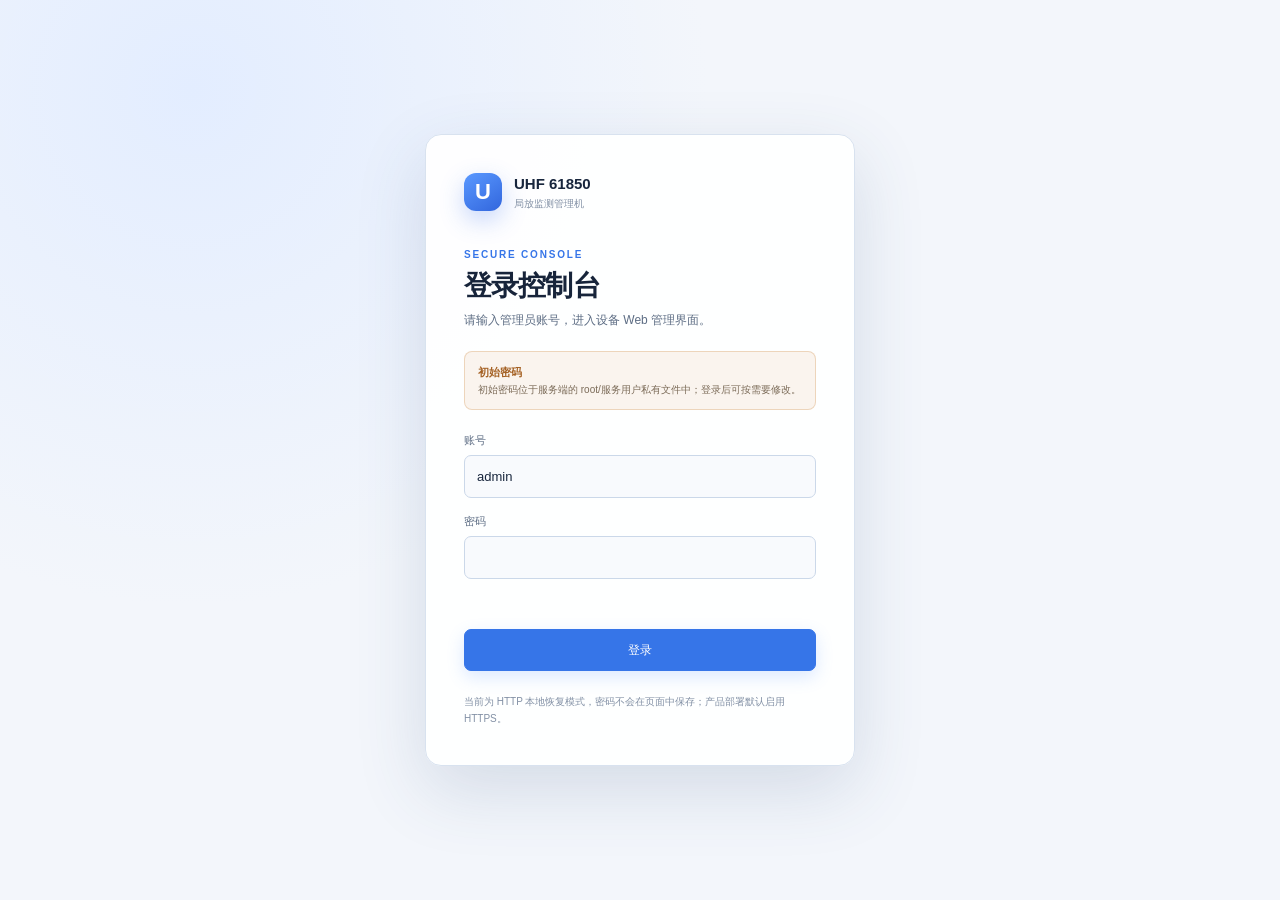
<file: web/login.html>
<!doctype html>
<html lang="zh-CN">
<head>
    <meta charset="utf-8">
    <meta name="viewport" content="width=device-width, initial-scale=1">
    <meta name="description" content="UHF 61850 局放监测管理机登录">
    <title>登录 · UHF 61850</title>
    <link rel="stylesheet" href="styles.css">
</head>
<body class="login-body">
    <main class="login-layout">
        <section class="login-card" aria-labelledby="login-title">
            <div class="login-brand"><div class="brand-mark">U</div><div><strong>UHF 61850</strong><span>局放监测管理机</span></div></div>
            <div class="login-kicker">SECURE CONSOLE</div>
            <h1 id="login-title">登录控制台</h1>
            <p class="login-subtitle">请输入管理员账号，进入设备 Web 管理界面。</p>
            <div class="login-warning"><strong>初始密码</strong><span>初始密码位于服务端的 root/服务用户私有文件中；登录后可按需要修改。</span></div>
            <form id="login-form">
                <label>账号<input name="username" type="text" value="admin" autocomplete="username" required></label>
                <label>密码<input name="password" type="password" autocomplete="current-password" required></label>
                <p class="form-error" id="login-error" role="alert"></p>
                <button class="primary-button login-button" type="submit">登录</button>
            </form>
            <p class="login-footnote" id="transport-footnote">当前为 HTTP 本地恢复模式，密码不会在页面中保存；产品部署默认启用 HTTPS。</p>
        </section>
    </main>
    <noscript>此页面需要启用 JavaScript 才能登录。</noscript>
    <script src="login.js"></script>
</body>
</html>
</file>
<file: web/styles.css>
:root {
    color-scheme: light;
    --bg: #f3f6fb;
    --sidebar: #ffffff;
    --panel: #ffffff;
    --line: #d8e2ef;
    --line-soft: #e7edf5;
    --text: #18263d;
    --soft: #5d6d84;
    --muted: #8290a5;
    --blue: #3675e8;
    --green: #209d70;
    --purple: #775fd0;
    --orange: #c87927;
    --danger: #c94c63;
    font-family: Inter, "SF Pro Display", "Segoe UI", "Microsoft YaHei", sans-serif;
}

* { box-sizing: border-box; }
body { margin: 0; min-width: 320px; background: var(--bg); color: var(--text); font-size: 14px; line-height: 1.5; }
button, input { font: inherit; }
button { cursor: pointer; }
button:disabled { cursor: not-allowed; opacity: .42; }
h1, h2, p { margin: 0; }

.app-shell { display: flex; min-height: 100vh; }
.sidebar { position: fixed; z-index: 2; display: flex; width: 248px; min-height: 100vh; flex-direction: column; padding: 27px 16px 21px; background: var(--sidebar); border-right: 1px solid var(--line-soft); }
.brand { display: flex; align-items: center; gap: 12px; padding: 0 12px; }
.brand-mark, .large-avatar, .mini-avatar { display: grid; place-items: center; border-radius: 50%; color: white; font-weight: 800; }
.brand-mark { width: 38px; height: 38px; border-radius: 12px; background: linear-gradient(145deg, #5a99ff, #3266dd); font-size: 22px; box-shadow: 0 9px 25px rgb(55 111 236 / 28%); }
.brand-copy { display: flex; flex-direction: column; gap: 1px; }
.brand-copy strong { font-size: 15px; letter-spacing: .02em; }
.brand-copy span, .sidebar-footer { color: var(--muted); font-size: 10px; }
.preview-chip { display: flex; align-items: center; gap: 8px; margin: 31px 8px 22px; padding: 9px 12px; border: 1px solid rgb(79 140 255 / 22%); border-radius: 9px; background: rgb(79 140 255 / 9%); color: #4f6d9c; font-size: 11px; }
.chip-dot, .status-dot { width: 7px; height: 7px; flex: 0 0 auto; border-radius: 50%; background: var(--blue); box-shadow: 0 0 0 4px rgb(79 140 255 / 12%); }
.primary-nav { display: flex; flex-direction: column; gap: 5px; }
.nav-section-label { margin: 22px 14px 5px; color: #566782; font-size: 10px; font-weight: 700; letter-spacing: .14em; text-transform: uppercase; }
.nav-item { display: flex; align-items: center; gap: 13px; min-height: 43px; padding: 0 14px; border: 1px solid transparent; border-radius: 9px; color: var(--soft); text-decoration: none; transition: 160ms ease; }
.nav-subitem { min-height: 38px; padding-left: 27px; font-size: 11px; }
.nav-item:hover { background: rgb(255 255 255 / 3%); color: var(--text); }
.nav-item.active { border-color: rgb(79 140 255 / 22%); background: linear-gradient(90deg, rgb(79 140 255 / 12%), rgb(79 140 255 / 3%)); color: #2e5fac; }
.nav-item.active:before { width: 3px; height: 23px; margin-left: -15px; border-radius: 0 3px 3px 0; background: var(--blue); content: ""; }
.nav-icon { display: grid; width: 19px; place-items: center; color: #657792; font-size: 17px; }
.nav-item.active .nav-icon { color: #72a6ff; }
.sidebar-footer { display: flex; margin-top: auto; padding: 18px 14px 0; border-top: 1px solid var(--line-soft); flex-direction: column; gap: 3px; }
.sidebar-footer span:last-child { color: #465673; }

.main-content { width: calc(100% - 248px); min-height: 100vh; margin-left: 248px; }
.topbar { display: flex; height: 76px; align-items: center; justify-content: space-between; padding: 0 44px; border-bottom: 1px solid var(--line-soft); background: rgb(255 255 255 / 90%); }
.topbar-status { display: flex; align-items: center; gap: 10px; color: var(--muted); font-size: 12px; }
.topbar-status .status-dot { background: var(--orange); box-shadow: 0 0 0 4px rgb(242 179 109 / 10%); }
.topbar-account, .account-summary { display: flex; align-items: center; }
.topbar-account { gap: 24px; }
.topbar-device-status { display: flex; align-items: center; gap: 9px; color: var(--muted); font-size: 11px; }
.topbar-device-status .status-dot { background: var(--orange); box-shadow: 0 0 0 4px rgb(242 179 109 / 10%); }
.icon-button { position: relative; width: 31px; height: 31px; border: 0; background: none; color: var(--soft); font-size: 22px; }
.icon-button i { position: absolute; top: 3px; right: 2px; width: 5px; height: 5px; border: 1px solid var(--bg); border-radius: 50%; background: var(--orange); }
.account-summary { gap: 10px; }
.mini-avatar { width: 32px; height: 32px; font-size: 13px; background: linear-gradient(145deg, #b18aff, #6855d8); }
.account-summary div:nth-child(2) { display: flex; min-width: 91px; flex-direction: column; }
.account-summary strong { font-size: 12px; }
.account-summary span, .account-summary b { color: var(--muted); font-size: 10px; }
.account-summary b { font-size: 18px; font-weight: 400; }

.page-content { max-width: 1370px; margin: 0 auto; padding: 31px 44px 37px; }
.breadcrumb { display: flex; align-items: center; gap: 10px; color: var(--muted); font-size: 11px; }
.breadcrumb b { font-weight: 400; }
.breadcrumb strong { color: var(--soft); font-weight: 500; }
.page-heading { display: flex; align-items: flex-end; justify-content: space-between; margin: 18px 0 27px; }
.heading-kicker { margin-bottom: 5px; color: var(--blue); font-size: 10px; font-weight: 700; letter-spacing: .18em; }
h1 { color: #17243a; font-size: 29px; letter-spacing: -.03em; line-height: 1.2; }
.page-heading p { margin-top: 7px; color: var(--muted); font-size: 12px; }
.heading-badge, .count-badge, .progress-label { display: inline-flex; align-items: center; gap: 8px; border-radius: 20px; font-size: 11px; }
.heading-badge { padding: 7px 12px; border: 1px solid rgb(64 212 155 / 21%); background: rgb(64 212 155 / 8%); color: #277d5d; }
.heading-badge i { width: 6px; height: 6px; border-radius: 50%; background: var(--green); }
.heading-badge.dev-badge { border-color: rgb(200 121 39 / 25%); background: rgb(200 121 39 / 9%); color: #ae6b27; }
.heading-badge.dev-badge i { background: var(--orange); }
.preview-notice { display: flex; align-items: center; gap: 13px; margin-bottom: 20px; padding: 13px 17px; border: 1px solid rgb(79 140 255 / 20%); border-radius: 10px; background: linear-gradient(90deg, rgb(79 140 255 / 10%), rgb(79 140 255 / 3%)); }
.notice-icon { display: grid; width: 25px; height: 25px; flex: 0 0 auto; place-items: center; border-radius: 50%; background: rgb(79 140 255 / 20%); color: #72a6ff; font-weight: 800; }
.preview-notice strong { color: #2c456d; font-size: 12px; }
.preview-notice p { margin-top: 2px; color: #607696; font-size: 11px; }
.preview-notice > span { margin-left: auto; color: #5578bd; font-size: 10px; font-weight: 700; letter-spacing: .13em; }

.dashboard-grid { display: grid; grid-template-columns: minmax(0, 1.47fr) minmax(330px, .93fr); gap: 18px; }
.panel { border: 1px solid var(--line); border-radius: 11px; background: var(--panel); box-shadow: 0 15px 35px rgb(0 0 0 / 8%); }
.panel-header { display: flex; align-items: flex-start; justify-content: space-between; padding: 22px 23px 18px; }
.panel-header h2 { color: #263750; font-size: 14px; }
.panel-header p { margin-top: 4px; color: var(--muted); font-size: 11px; }
.count-badge { padding: 5px 10px; border: 1px solid rgb(114 166 255 / 17%); background: rgb(114 166 255 / 8%); color: #416bb7; }
.account-row { display: grid; min-height: 105px; align-items: center; grid-template-columns: 43px minmax(150px, 1fr) auto 93px auto; gap: 14px; margin: 0 23px; padding: 17px 0; border-top: 1px solid var(--line-soft); border-bottom: 1px solid var(--line-soft); }
.large-avatar { width: 43px; height: 43px; font-size: 17px; background: linear-gradient(145deg, #5a99ff, #3266dd); }
.account-identity { display: flex; min-width: 0; flex-direction: column; gap: 4px; }
.account-identity > div { display: flex; align-items: center; gap: 8px; }
.account-identity strong { font-size: 13px; }
.account-identity em { padding: 2px 6px; border-radius: 4px; background: rgb(169 135 255 / 13%); color: #6e56b0; font-size: 9px; font-style: normal; }
.account-identity > span, .last-login span { color: var(--muted); font-size: 10px; }
.enabled-status { display: inline-flex; align-items: center; gap: 5px; color: #278b66; font-size: 10px; white-space: nowrap; }
.enabled-status i { display: grid; width: 15px; height: 15px; place-items: center; border-radius: 50%; background: rgb(64 212 155 / 16%); font-size: 9px; font-style: normal; }
.last-login { display: flex; flex-direction: column; gap: 2px; }
.last-login strong { color: #5e6e85; font-size: 10px; font-weight: 500; }
.outline-button, .ghost-button, .primary-button { border-radius: 6px; font-size: 11px; transition: 160ms ease; }
.outline-button { padding: 8px 12px; border: 1px solid #b8c9df; background: rgb(79 140 255 / 5%); color: #426aa8; }
.outline-button:hover { border-color: var(--blue); background: rgb(79 140 255 / 13%); }
.panel-note { display: flex; align-items: center; gap: 8px; padding: 15px 23px 17px; color: var(--muted); font-size: 10px; }
.panel-note .text-button { margin-left: auto; }
.text-button, .small-text-button { padding: 0; border: 0; background: none; color: #4574d0; font-size: 10px; white-space: nowrap; }
.shield-mark { display: grid; width: 28px; height: 28px; place-items: center; border: 1px solid rgb(64 212 155 / 22%); border-radius: 8px; background: rgb(64 212 155 / 8%); color: #83dfb4; font-size: 18px; }
.security-list { padding: 0 23px 16px; }
.security-item { display: flex; min-height: 56px; align-items: center; gap: 11px; border-top: 1px solid var(--line-soft); }
.security-item > i, .device-cell > i { display: grid; width: 29px; height: 29px; flex: 0 0 auto; place-items: center; border-radius: 8px; font-style: normal; font-size: 16px; }
.security-item > i.purple { background: rgb(169 135 255 / 12%); color: var(--purple); }
.security-item > i.blue { background: rgb(79 140 255 / 12%); color: #72a6ff; }
.security-item > i.teal { background: rgb(56 212 207 / 12%); color: #38d4cf; }
.security-item > div { display: flex; min-width: 0; flex: 1; flex-direction: column; gap: 2px; }
.security-item strong { color: #4a5b73; font-size: 11px; }
.security-item span { overflow: hidden; color: var(--muted); font-size: 10px; text-overflow: ellipsis; white-space: nowrap; }
.security-item > b { color: var(--green); font-size: 14px; }

.sessions-panel, .checklist-panel { margin-top: 18px; }
.session-header { align-items: center; }
.table-wrap { overflow-x: auto; padding: 0 23px 12px; }
table { width: 100%; border-collapse: collapse; text-align: left; }
th { padding: 0 12px 11px; color: #647695; font-size: 9px; font-weight: 700; letter-spacing: .06em; text-transform: uppercase; }
th:first-child, td:first-child { padding-left: 0; }
th:last-child, td:last-child { padding-right: 0; text-align: right; }
td { padding: 14px 12px; border-top: 1px solid var(--line-soft); color: #62738c; font-size: 11px; white-space: nowrap; }
.device-cell { display: flex; align-items: center; gap: 10px; }
.device-cell > i { width: 27px; height: 27px; background: rgb(79 140 255 / 10%); color: #79a7f6; }
.device-cell div { display: flex; flex-direction: column; gap: 2px; }
.device-cell strong { color: #53647c; font-size: 11px; }
.device-cell span, .muted-cell { color: var(--muted); font-size: 10px; }
.current-session { display: inline-flex; align-items: center; gap: 6px; color: #278b66; font-size: 10px; }
.current-session i { width: 6px; height: 6px; border-radius: 50%; background: var(--green); box-shadow: 0 0 0 3px rgb(64 212 155 / 10%); }
.expired-session { color: #697893; font-size: 10px; }
.muted-row { opacity: .66; }
.progress-label { padding: 5px 10px; border: 1px solid rgb(242 179 109 / 20%); background: rgb(242 179 109 / 8%); color: #efbf80; }
.checklist { padding: 0 23px 12px; }
.checklist-item { display: flex; min-height: 56px; align-items: center; gap: 12px; border-top: 1px solid var(--line-soft); }
.checklist-item > i { display: grid; width: 18px; height: 18px; flex: 0 0 auto; place-items: center; border: 1px solid #b8c9df; border-radius: 50%; color: white; font-size: 10px; font-style: normal; }
.checklist-item.completed > i { border-color: var(--green); background: var(--green); }
.checklist-item > div { display: flex; min-width: 0; flex: 1; flex-direction: column; gap: 2px; }
.checklist-item strong { color: #53647c; font-size: 11px; }
.checklist-item span { color: var(--muted); font-size: 10px; }
.checklist-item > em { padding: 3px 8px; border-radius: 4px; background: rgb(64 212 155 / 10%); color: #7cdbad; font-size: 9px; font-style: normal; }
.checklist-item > em.pending { background: rgb(242 179 109 / 9%); color: #d9a86f; }
.page-footer { display: flex; justify-content: space-between; padding: 25px 2px 0; color: #4e607d; font-size: 10px; }

.modal-backdrop { position: fixed; z-index: 10; display: grid; inset: 0; padding: 20px; place-items: center; background: rgb(41 61 91 / 28%); backdrop-filter: blur(5px); }
[hidden], .modal-backdrop[hidden] { display: none !important; }
.modal { position: relative; width: min(100%, 410px); padding: 29px; border: 1px solid #cbd8e9; border-radius: 14px; background: #ffffff; box-shadow: 0 25px 70px rgb(32 54 87 / 22%); }
.modal-close { position: absolute; top: 13px; right: 16px; border: 0; background: none; color: #71819e; font-size: 23px; }
.modal-icon { display: grid; width: 40px; height: 40px; margin-bottom: 15px; place-items: center; border-radius: 11px; background: rgb(169 135 255 / 13%); color: var(--purple); font-size: 22px; }
.modal-heading h2 { font-size: 17px; }
.modal-heading p { margin-top: 5px; color: var(--muted); font-size: 11px; }
#password-form { display: flex; margin-top: 23px; flex-direction: column; gap: 15px; }
#password-form label { display: flex; flex-direction: column; gap: 6px; color: #5e6e85; font-size: 11px; }
#password-form input { width: 100%; padding: 10px 11px; border: 1px solid #cbd8e9; border-radius: 6px; outline: none; background: #f8fafd; color: var(--text); font-size: 12px; }
#password-form input:focus { border-color: var(--blue); box-shadow: 0 0 0 3px rgb(79 140 255 / 10%); }
#password-form small { color: #627594; font-size: 10px; }
.form-error { min-height: 17px; color: var(--danger); font-size: 11px; }
.modal-actions { display: flex; justify-content: flex-end; gap: 9px; margin-top: 2px; }
.ghost-button, .primary-button { padding: 9px 15px; }
.ghost-button { border: 1px solid #cbd8e9; background: none; color: #5e6e85; }
.primary-button { border: 1px solid var(--blue); background: var(--blue); color: white; box-shadow: 0 6px 17px rgb(79 140 255 / 20%); }
.toast { position: fixed; z-index: 20; right: 28px; bottom: 27px; padding: 12px 16px; border: 1px solid rgb(32 157 112 / 28%); border-radius: 8px; background: #effaf5; color: #277d5d; font-size: 11px; opacity: 0; pointer-events: none; transform: translateY(10px); transition: 180ms ease; }
.toast.visible { opacity: 1; transform: translateY(0); }
body.modal-open { overflow: hidden; }
noscript { position: fixed; z-index: 30; inset: 0; padding: 35vh 20px; background: var(--bg); color: var(--text); text-align: center; }

.settings-content { max-width: 1080px; }
.settings-notice { display: flex; margin-bottom: 18px; padding: 13px 16px; border: 1px solid rgb(79 140 255 / 22%); border-radius: 9px; background: #eef5ff; color: #526d96; font-size: 11px; gap: 12px; }
.settings-notice strong { color: #3568b8; white-space: nowrap; }
.network-steps { display: grid; margin-bottom: 18px; grid-template-columns: repeat(3, minmax(0, 1fr)); gap: 10px; }
.network-steps > div { display: flex; min-height: 58px; align-items: center; padding: 11px 13px; border: 1px solid var(--line); border-radius: 9px; background: var(--panel); gap: 10px; }
.network-steps b { display: grid; width: 25px; height: 25px; flex: 0 0 auto; place-items: center; border-radius: 50%; background: var(--blue); color: white; font-size: 11px; }
.network-steps span { display: flex; min-width: 0; flex-direction: column; gap: 3px; }
.network-steps strong { color: #425d89; font-size: 11px; }
.network-steps small { color: var(--muted); font-size: 9px; line-height: 1.4; }
.settings-panel { margin-bottom: 18px; }
.settings-grid { display: grid; padding: 0 23px 22px; grid-template-columns: repeat(2, minmax(0, 1fr)); gap: 17px 22px; }
.settings-grid label { display: flex; flex-direction: column; gap: 6px; color: #5e6e85; font-size: 11px; }
.settings-grid input { width: 100%; box-sizing: border-box; padding: 10px 11px; border: 1px solid #cbd8e9; border-radius: 6px; outline: none; background: #f8fafd; color: var(--text); font: inherit; font-size: 12px; }
.settings-grid textarea { width: 100%; box-sizing: border-box; resize: vertical; padding: 10px 11px; border: 1px solid #cbd8e9; border-radius: 6px; outline: none; background: #f8fafd; color: var(--text); font: 12px ui-monospace, SFMono-Regular, Consolas, monospace; }
.settings-grid input:focus { border-color: var(--blue); box-shadow: 0 0 0 3px rgb(79 140 255 / 10%); }
.settings-grid textarea:focus { border-color: var(--blue); box-shadow: 0 0 0 3px rgb(79 140 255 / 10%); }
.settings-grid .wide { grid-column: 1 / -1; }
.settings-grid input[type="checkbox"] { width: 18px; height: 18px; margin: 10px 0 2px; accent-color: var(--blue); }
.settings-grid small { color: var(--muted); font-size: 10px; }
.settings-actions { display: flex; align-items: center; justify-content: flex-end; gap: 10px; }
.settings-actions .form-error { margin-right: auto; }
.panel-actions { padding: 0 23px 22px; }
.confirm-button:enabled { box-shadow: 0 0 0 3px rgb(79 140 255 / 13%), 0 6px 17px rgb(79 140 255 / 20%); }
.settings-saved { color: #277d5d; font-size: 11px; }
.toolbar { display: flex; align-items: center; flex-wrap: wrap; justify-content: flex-end; gap: 7px; }
.toolbar select { padding: 7px 8px; border: 1px solid #cbd8e9; border-radius: 6px; background: #f8fafd; color: #5e6e85; font-size: 10px; }
.log-table-wrap { padding-bottom: 18px; }
.data-table td { max-width: 390px; overflow: hidden; text-overflow: ellipsis; }
.log-level { font-weight: 700; }
.log-level.warn { color: #ae6b27; }.log-level.error, .log-level.critical { color: var(--danger); }.log-level.info { color: #277d5d; }
.storage-summary-grid { display: grid; grid-template-columns: repeat(2, minmax(0, 1fr)); gap: 18px; }
.network-interface-grid { display: grid; grid-template-columns: repeat(2, minmax(0, 1fr)); gap: 18px; }
.iec-summary-grid { display: grid; grid-template-columns: repeat(2, minmax(0, 1fr)); gap: 18px; }
.iec-summary-grid .settings-panel { margin-bottom: 0; }
.data-table td:first-child { color: #425d89; font-family: ui-monospace, SFMono-Regular, Consolas, monospace; font-size: 10px; }
.storage-card .panel-header { align-items: center; }.link-button { text-decoration: none; white-space: nowrap; }
.storage-list { padding: 0 23px 14px; }.storage-row { display: flex; min-width: 0; flex-direction: column; gap: 4px; padding: 12px 0; border-top: 1px solid var(--line-soft); }.storage-row strong { overflow: hidden; color: #53647c; font-size: 11px; text-overflow: ellipsis; white-space: nowrap; }.storage-row span { color: var(--muted); font-size: 10px; }

@media (max-width: 600px) {
    .settings-grid { grid-template-columns: 1fr; }
    .settings-actions { align-items: flex-end; flex-wrap: wrap; }
    .settings-actions .form-error { flex-basis: 100%; }
    .storage-summary-grid { grid-template-columns: 1fr; }
    .network-interface-grid { grid-template-columns: 1fr; }
    .network-steps { grid-template-columns: 1fr; }
    .iec-summary-grid { grid-template-columns: 1fr; }
    .toolbar { justify-content: flex-start; }
}

.status-dot.up { background: var(--green); box-shadow: 0 0 0 4px rgb(32 157 112 / 12%); }
.status-dot.degraded { background: var(--orange); box-shadow: 0 0 0 4px rgb(200 121 39 / 12%); }
.status-dot.down { background: var(--danger); box-shadow: 0 0 0 4px rgb(201 76 99 / 12%); }
.status-dot.disabled { background: var(--muted); box-shadow: 0 0 0 4px rgb(130 144 165 / 12%); }

.overview-content { max-width: 1510px; }
.overview-settings-panel { margin-bottom: 18px; }
.pd-channel-panel { display: flex; align-items: center; justify-content: space-between; gap: 18px; margin-bottom: 13px; padding: 14px 18px; }
.pd-channel-panel > div:first-child { display: flex; flex-direction: column; gap: 2px; }
.pd-channel-panel strong { color: #3d516f; font-size: 12px; }
.pd-channel-panel span { color: var(--muted); font-size: 10px; }
.pd-channel-selector { display: flex; flex-wrap: wrap; gap: 7px; }
.pd-channel-selector .active { border-color: var(--blue); background: rgb(79 140 255 / 15%); color: #245bb5; }
.metric-grid { display: grid; grid-template-columns: repeat(5, minmax(0, 1fr)); gap: 13px; margin-bottom: 18px; }
.metric-grid-seven { grid-template-columns: repeat(7, minmax(0, 1fr)); }
.metric-card { display: flex; min-height: 112px; padding: 19px 20px; border: 1px solid var(--line); border-radius: 11px; background: var(--panel); box-shadow: 0 12px 30px rgb(38 66 105 / 7%); flex-direction: column; }
.metric-card span { color: var(--muted); font-size: 11px; }
.metric-card strong { margin-top: auto; color: #203453; font-size: 29px; font-weight: 650; letter-spacing: -.04em; line-height: 1; }
.metric-card em { margin-top: 7px; color: var(--blue); font-size: 10px; font-style: normal; }
.overview-grid { display: grid; grid-template-columns: minmax(0, 1fr) minmax(0, 1fr); gap: 18px; }
.chart-panel { min-width: 0; }
.chart-wrap { height: 300px; margin: 0 23px; overflow: hidden; border: 1px solid var(--line-soft); border-radius: 7px; background: #f7faff; }
.chart-wrap canvas { display: block; width: 100%; height: 100%; }
.chart-axis { display: flex; justify-content: space-between; padding: 9px 23px 16px; color: var(--muted); font-size: 10px; }
.overview-lower-grid { display: grid; grid-template-columns: minmax(0, .9fr) minmax(0, 1.1fr); gap: 18px; margin-top: 18px; }
.v3-source-panel, .v3-measurement-panel, .v3-alarm-panel { margin-top: 18px; }
.source-state-grid { display: grid; padding: 0 23px 20px; grid-template-columns: repeat(3, minmax(0, 1fr)); gap: 12px; }
.source-state-grid article { display: flex; min-width: 0; padding: 14px; border: 1px solid var(--line-soft); border-radius: 8px; background: #f8fafd; flex-direction: column; gap: 4px; }
.source-state-grid span, .source-state-grid small { color: var(--muted); font-size: 10px; }
.source-state-grid strong { color: #53647c; font-size: 12px; }
.source-state-grid strong.up { color: var(--green); }.source-state-grid strong.degraded { color: var(--orange); }.source-state-grid strong.down { color: var(--danger); }
.measurement-table-wrap { max-height: 440px; overflow: auto; padding: 0 23px 18px; }
.measurement-table td:first-child { color: #425d89; font-family: ui-monospace, SFMono-Regular, Consolas, monospace; }
.measurement-table td:last-child { text-align: right; }
.quality-good { color: var(--green); }.quality-invalid { color: var(--orange); }
.alarm-state-grid { display: grid; padding: 0 23px 20px; grid-template-columns: repeat(4, minmax(0, 1fr)); gap: 9px; }
.alarm-state-grid article { display: flex; align-items: center; justify-content: space-between; gap: 8px; padding: 10px 12px; border: 1px solid var(--line-soft); border-radius: 7px; color: #5d6d84; font-size: 10px; }
.alarm-state-grid strong { color: var(--muted); font-size: 10px; }.alarm-state-grid .active { color: var(--danger); }.alarm-state-grid .normal { color: var(--green); }
.health-list { padding: 0 23px 16px; }
.health-list > div { display: flex; min-height: 42px; align-items: center; justify-content: space-between; border-top: 1px solid var(--line-soft); color: var(--soft); font-size: 11px; }
.health-list strong { font-size: 10px; font-weight: 600; }
.health-up { color: var(--green) !important; }
.health-degraded { color: var(--orange) !important; }
.health-down { color: var(--danger) !important; }
.health-disabled { color: var(--muted) !important; }
.snapshot-details { display: grid; margin: 0; padding: 0 23px 20px; grid-template-columns: repeat(2, minmax(0, 1fr)); gap: 1px 20px; }
.snapshot-details > div { padding: 14px 0; border-top: 1px solid var(--line-soft); }
.snapshot-details dt { color: var(--muted); font-size: 10px; }
.snapshot-details dd { margin: 4px 0 0; color: #53647c; font-size: 12px; font-weight: 600; }
.icd-panel .settings-notice { margin: 0 23px 6px; }
.icd-details { padding-bottom: 8px; }
.mono-value { overflow-wrap: anywhere; font: 10px ui-monospace, SFMono-Regular, Consolas, monospace; }
.icd-form { display: grid; margin: 0 23px; padding: 10px 0 22px; grid-template-columns: minmax(0, 1fr) minmax(0, 1fr); gap: 8px 17px; }
.icd-form label { color: #5e6e85; font-size: 11px; }
.icd-form input[type="file"], .icd-form input[type="password"] { width: 100%; box-sizing: border-box; padding: 9px 10px; border: 1px solid #cbd8e9; border-radius: 6px; outline: none; background: #f8fafd; color: var(--text); font: inherit; font-size: 11px; }
.icd-form input:focus { border-color: var(--blue); box-shadow: 0 0 0 3px rgb(79 140 255 / 10%); }
.form-actions { display: flex; align-items: center; flex-wrap: wrap; grid-column: 1 / -1; gap: 8px; margin-top: 5px; }
.form-actions .secondary-button { padding: 9px 12px; border: 1px solid #cbd8e9; border-radius: 6px; background: #f8fafd; color: #53709f; font-size: 11px; text-decoration: none; }
.form-actions .secondary-button:hover { border-color: var(--blue); color: #2f64bf; }
.form-hint { grid-column: 1 / -1; color: var(--muted); font-size: 10px; }

@media (max-width: 900px) {
    .metric-grid { grid-template-columns: repeat(3, minmax(0, 1fr)); }
    .overview-grid, .overview-lower-grid { grid-template-columns: 1fr; }
    .source-state-grid { grid-template-columns: 1fr; }
    .alarm-state-grid { grid-template-columns: repeat(2, minmax(0, 1fr)); }
}
@media (max-width: 560px) {
    .metric-grid { grid-template-columns: repeat(2, minmax(0, 1fr)); }
    .metric-card { min-height: 100px; }
    .metric-card strong { font-size: 24px; }
    .chart-wrap { height: 230px; margin-right: 14px; margin-left: 14px; }
    .chart-axis { padding-right: 14px; padding-left: 14px; }
    .snapshot-details { grid-template-columns: 1fr; }
    .pd-channel-panel { align-items: flex-start; flex-direction: column; }
    .alarm-state-grid { grid-template-columns: 1fr; }
}

.logout-button { padding: 7px 11px; border: 1px solid #cbd8e9; border-radius: 6px; background: white; color: #536984; font-size: 11px; }
.logout-button:hover { border-color: var(--blue); color: #2f64bf; }
.login-body { min-height: 100vh; background: radial-gradient(circle at 15% 10%, #e3edff, transparent 38%), var(--bg); }
.login-layout { display: grid; min-height: 100vh; padding: 24px; place-items: center; }
.login-card { width: min(100%, 430px); padding: 38px; border: 1px solid var(--line); border-radius: 16px; background: rgb(255 255 255 / 96%); box-shadow: 0 24px 70px rgb(51 81 125 / 16%); }
.login-brand { display: flex; align-items: center; gap: 12px; }
.login-brand > div:last-child { display: flex; flex-direction: column; gap: 1px; }
.login-brand strong { font-size: 15px; }
.login-brand span { color: var(--muted); font-size: 10px; }
.login-kicker { margin-top: 36px; color: var(--blue); font-size: 10px; font-weight: 700; letter-spacing: .18em; }
.login-card h1 { margin-top: 7px; font-size: 28px; }
.login-subtitle { margin-top: 8px; color: var(--soft); font-size: 12px; }
.login-warning { display: flex; margin-top: 22px; padding: 12px 13px; border: 1px solid rgb(200 121 39 / 25%); border-radius: 8px; background: rgb(200 121 39 / 8%); flex-direction: column; gap: 2px; }
.login-warning strong { color: #a56225; font-size: 11px; }
.login-warning span { color: #7b6b58; font-size: 10px; }
#login-form, #activation-form { display: flex; margin-top: 22px; flex-direction: column; gap: 15px; }
#login-form label, #activation-form label { display: flex; flex-direction: column; gap: 6px; color: #5e6e85; font-size: 11px; }
#login-form input, #activation-form input { width: 100%; padding: 11px 12px; border: 1px solid #cbd8e9; border-radius: 7px; outline: none; background: #f8fafd; color: var(--text); font-size: 13px; }
#login-form input:focus, #activation-form input:focus { border-color: var(--blue); box-shadow: 0 0 0 3px rgb(79 140 255 / 10%); }
.activation-identity { display: flex; margin-top: 22px; padding: 12px 13px; border: 1px solid var(--line); border-radius: 8px; background: #f8fafd; flex-direction: column; gap: 5px; }
.activation-identity strong { color: #5e6e85; font-size: 10px; }
.activation-identity code { overflow-wrap: anywhere; color: var(--text); font: 12px ui-monospace, SFMono-Regular, Consolas, monospace; }
.form-success { min-height: 1em; margin: -4px 0; color: var(--green); font-size: 11px; }
.login-button { width: 100%; margin-top: 3px; padding: 11px 15px; border-radius: 7px; font-size: 12px; }
.login-footnote { margin-top: 22px; color: var(--muted); font-size: 10px; line-height: 1.7; }

@media (max-width: 1060px) {
    .page-content, .topbar { padding-right: 28px; padding-left: 28px; }
    .dashboard-grid { grid-template-columns: 1fr; }
    .security-list { display: grid; grid-template-columns: repeat(3, 1fr); gap: 12px; }
    .security-item { align-items: flex-start; flex-wrap: wrap; padding: 12px 10px; border: 1px solid var(--line-soft); border-radius: 8px; }
}
@media (max-width: 760px) {
    .sidebar { position: static; width: 65px; min-width: 65px; padding: 20px 10px; }
    .brand { justify-content: center; padding: 0; }
    .brand-copy, .preview-chip, .nav-item span:last-child, .nav-section-label, .sidebar-footer { display: none; }
    .preview-chip { justify-content: center; margin: 28px 0 18px; padding: 11px 0; }
    .nav-item { justify-content: center; padding: 0; }
    .nav-item.active:before { margin-left: -29px; }
    .main-content { width: calc(100% - 65px); margin-left: 0; }
    .topbar { height: 66px; padding: 0 17px; }
    .topbar-account { gap: 8px; }
    .logout-button { padding: 6px 8px; }
    .account-summary div:nth-child(2), .account-summary b { display: none; }
    .page-content { padding: 24px 17px 30px; }
    .page-heading { align-items: flex-start; flex-direction: column; gap: 15px; }
    .preview-notice { align-items: flex-start; }
    .preview-notice > span { display: none; }
    .account-row { grid-template-columns: 43px 1fr auto; gap: 10px; }
    .enabled-status { grid-column: 2; grid-row: 2; }
    .last-login { display: none; }
    .account-row .outline-button { grid-column: 3; grid-row: 1 / span 2; }
    .panel-note { align-items: flex-start; flex-wrap: wrap; }
    .panel-note .text-button { margin-left: 20px; }
    .security-list { display: block; }
    .security-item { align-items: center; border: 0; border-top: 1px solid var(--line-soft); border-radius: 0; padding: 0; }
    .page-footer { flex-direction: column; gap: 4px; }
}
@media (max-width: 480px) {
    h1 { font-size: 25px; }
    .session-header { align-items: flex-start; flex-direction: column; gap: 13px; }
    .table-wrap { padding-right: 15px; padding-left: 15px; }
    .panel-header { padding-right: 17px; padding-left: 17px; }
    .login-card { padding: 29px 23px; }
    .account-row, .panel-note, .security-list, .checklist { margin-right: 17px; margin-left: 17px; padding-right: 0; padding-left: 0; }
    .account-row { grid-template-columns: 37px 1fr auto; }
    .large-avatar { width: 37px; height: 37px; }
    .account-identity > span { overflow: hidden; text-overflow: ellipsis; white-space: nowrap; }
}
</file>
